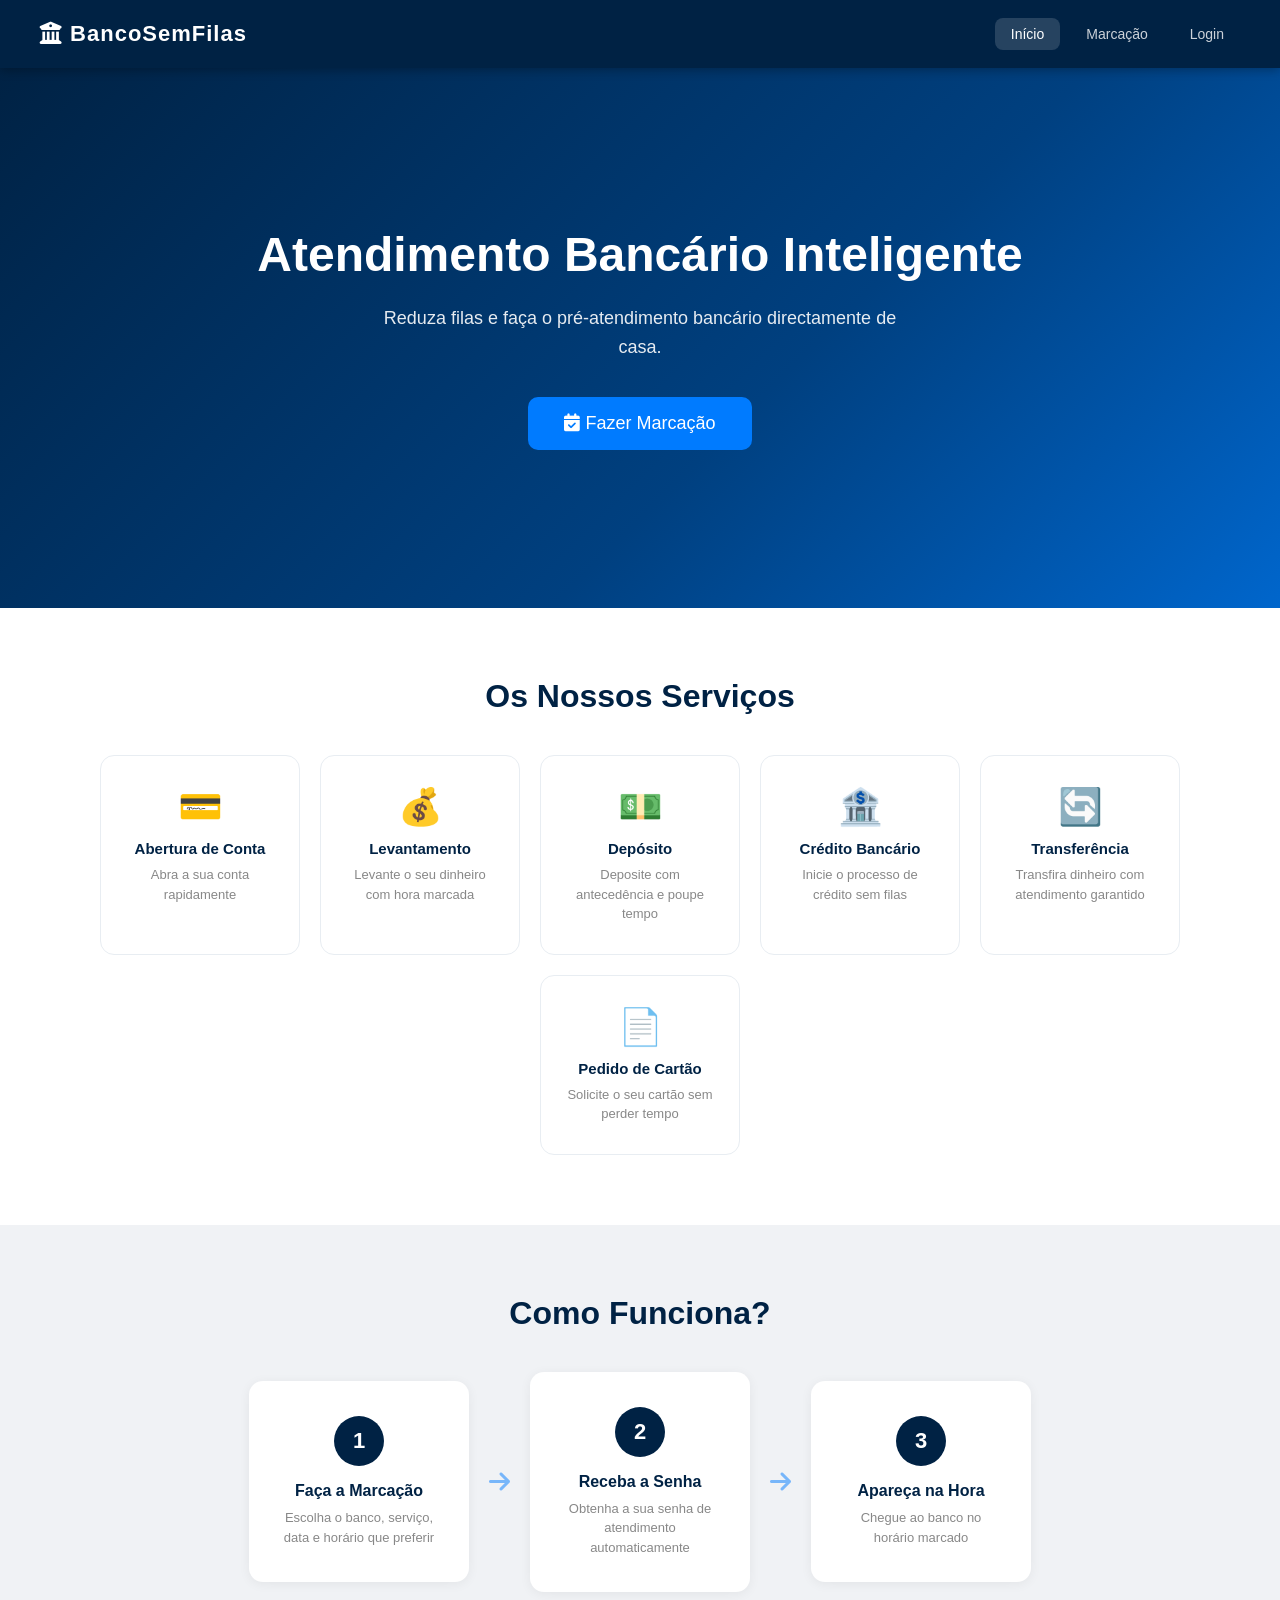
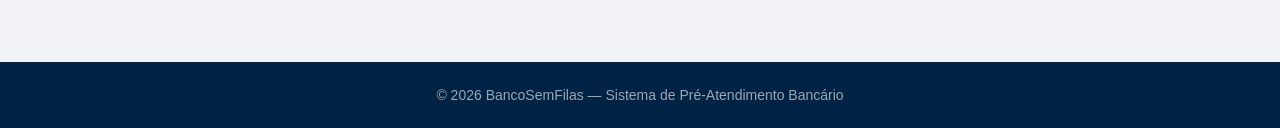
<file: templates/index.html>
<!DOCTYPE html>
<html lang="pt">
<head>
    <meta charset="UTF-8">
    <meta name="viewport" content="width=device-width, initial-scale=1.0">
    <title>Banco Sem Filas</title>
    <link rel="stylesheet" href="https://cdnjs.cloudflare.com/ajax/libs/font-awesome/6.5.1/css/all.min.css">
    <link rel="stylesheet" href="/static/style.css">
</head>
<body>

    <header>
        <h1><i class="fas fa-university"></i> BancoSemFilas</h1>
        <nav>
            <a href="/" class="nav-ativo">Início</a>
            <a href="/marcação.html">Marcação</a>
            <a href="/login.html">Login</a>
        </nav>
    </header>

    <main>
        <section class="hero">
            <h2>Atendimento Bancário Inteligente</h2>
            <p>Reduza filas e faça o pré-atendimento bancário directamente de casa.</p>
            <a href="/marcação.html"><button><i class="fas fa-calendar-check"></i> Fazer Marcação</button></a>
        </section>

        <section class="servicos">
            <h2>Os Nossos Serviços</h2>
            <div class="cards">
                <div class="card" onclick="window.location.href='/marcação.html'">
                    <div class="card-icone-servico">💳</div>
                    <h3>Abertura de Conta</h3>
                    <p>Abra a sua conta rapidamente</p>
                </div>
                <div class="card" onclick="window.location.href='/marcação.html'">
                    <div class="card-icone-servico">💰</div>
                    <h3>Levantamento</h3>
                    <p>Levante o seu dinheiro com hora marcada</p>
                </div>
                <div class="card" onclick="window.location.href='/marcação.html'">
                    <div class="card-icone-servico">💵</div>
                    <h3>Depósito</h3>
                    <p>Deposite com antecedência e poupe tempo</p>
                </div>
                <div class="card" onclick="window.location.href='/marcação.html'">
                    <div class="card-icone-servico">🏦</div>
                    <h3>Crédito Bancário</h3>
                    <p>Inicie o processo de crédito sem filas</p>
                </div>
                <div class="card" onclick="window.location.href='/marcação.html'">
                    <div class="card-icone-servico">🔄</div>
                    <h3>Transferência</h3>
                    <p>Transfira dinheiro com atendimento garantido</p>
                </div>
                <div class="card" onclick="window.location.href='/marcação.html'">
                    <div class="card-icone-servico">📄</div>
                    <h3>Pedido de Cartão</h3>
                    <p>Solicite o seu cartão sem perder tempo</p>
                </div>
            </div>
        </section>

        <section class="como-funciona">
            <h2>Como Funciona?</h2>
            <div class="passos">
                <div class="passo">
                    <div class="passo-num">1</div>
                    <h3>Faça a Marcação</h3>
                    <p>Escolha o banco, serviço, data e horário que preferir</p>
                </div>
                <div class="passo-seta"><i class="fas fa-arrow-right"></i></div>
                <div class="passo">
                    <div class="passo-num">2</div>
                    <h3>Receba a Senha</h3>
                    <p>Obtenha a sua senha de atendimento automaticamente</p>
                </div>
                <div class="passo-seta"><i class="fas fa-arrow-right"></i></div>
                <div class="passo">
                    <div class="passo-num">3</div>
                    <h3>Apareça na Hora</h3>
                    <p>Chegue ao banco no horário marcado</p>
                </div>
            </div>
        </section>
    </main>

    <footer>
        <p>© 2026 BancoSemFilas — Sistema de Pré-Atendimento Bancário</p>
    </footer>

</body>
</html>
</file>
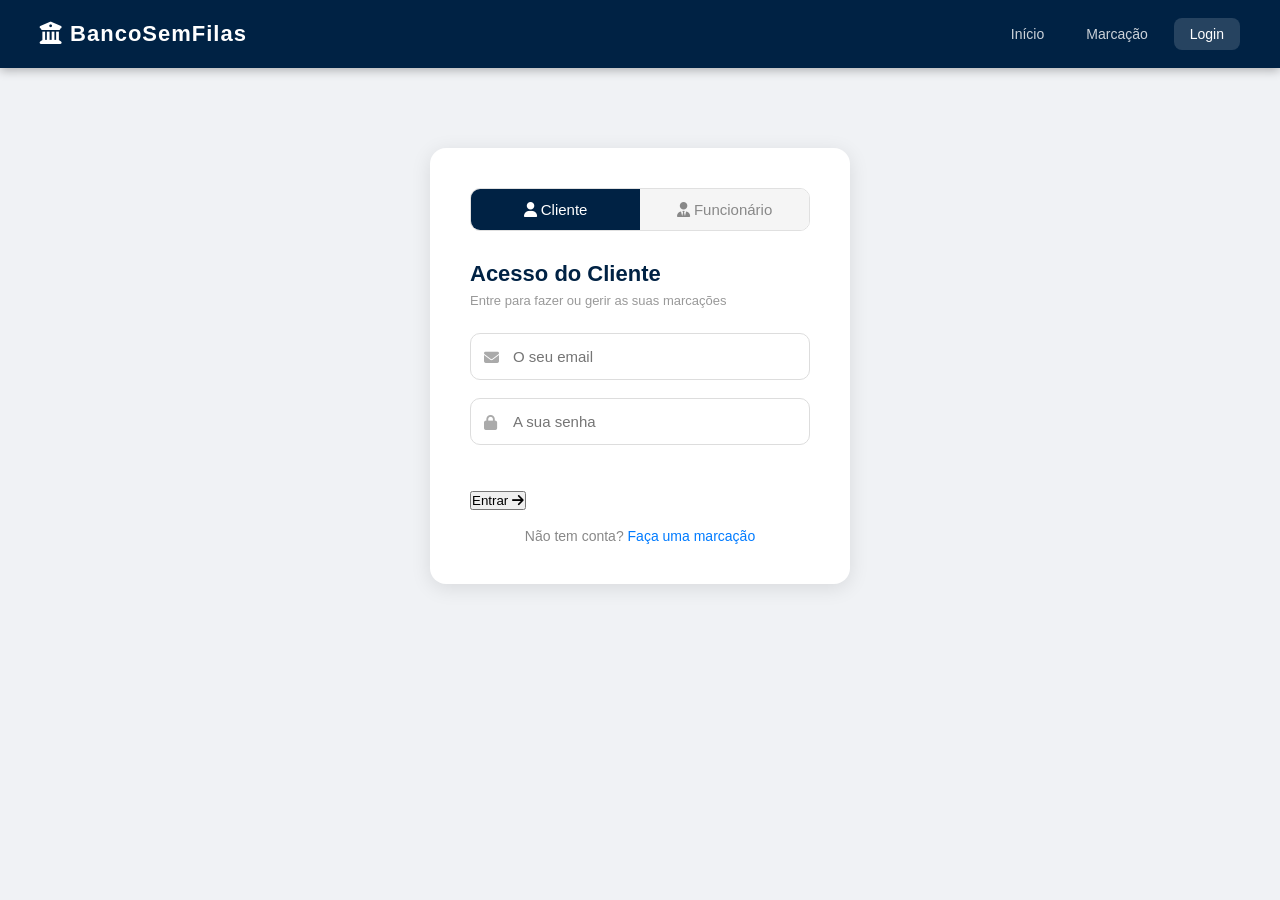
<file: templates/login.html>
<!DOCTYPE html>
<html lang="pt">
<head>
    <meta charset="UTF-8">
    <meta name="viewport" content="width=device-width, initial-scale=1.0">
    <title>Login - Banco Sem Filas</title>
    <link rel="stylesheet" href="https://cdnjs.cloudflare.com/ajax/libs/font-awesome/6.5.1/css/all.min.css">
    <link rel="stylesheet" href="/static/style.css">
</head>
<body>

    <header>
        <h1><i class="fas fa-university"></i> BancoSemFilas</h1>
        <nav>
            <a href="/">Início</a>
            <a href="/marcação.html">Marcação</a>
            <a href="/login.html" class="nav-ativo">Login</a>
        </nav>
    </header>

    <div class="login-container">

        <div class="login-tipo-tabs">
            <button class="tab-btn tab-ativo" onclick="trocarTipo('cliente', this)">
                <i class="fas fa-user"></i> Cliente
            </button>
            <button class="tab-btn" onclick="trocarTipo('funcionario', this)">
                <i class="fas fa-user-tie"></i> Funcionário
            </button>
        </div>

        <!-- LOGIN CLIENTE -->
        <div id="form-cliente">
            <h2>Acesso do Cliente</h2>
            <p class="login-subtitulo">Entre para fazer ou gerir as suas marcações</p>
            <div class="input-grupo">
                <i class="fas fa-envelope"></i>
                <input type="email" id="email-cliente" placeholder="O seu email">
            </div>
            <div class="input-grupo">
                <i class="fas fa-lock"></i>
                <input type="password" id="senha-cliente" placeholder="A sua senha">
            </div>
            <p id="erro-cliente" class="erro-msg"></p>
            <button onclick="fazerLogin('cliente')">Entrar <i class="fas fa-arrow-right"></i></button>
            <p class="login-link">Não tem conta? <a href="/marcação.html">Faça uma marcação</a></p>
        </div>

        <!-- LOGIN FUNCIONÁRIO -->
        <div id="form-funcionario" style="display:none;">
            <h2>Acesso do Funcionário</h2>
            <p class="login-subtitulo">Área restrita para colaboradores bancários</p>
            <div class="input-grupo">
                <i class="fas fa-id-badge"></i>
                <input type="text" id="usuario-func" placeholder="ID de funcionário">
            </div>
            <div class="input-grupo">
                <i class="fas fa-lock"></i>
                <input type="password" id="senha-func" placeholder="Senha de acesso">
            </div>
            <p id="erro-func" class="erro-msg"></p>
            <button onclick="fazerLogin('funcionario')">Entrar no Painel <i class="fas fa-arrow-right"></i></button>
        </div>
    </div>

    <script>
        function trocarTipo(tipo, btn) {
            document.querySelectorAll(".tab-btn").forEach(b => b.classList.remove("tab-ativo"));
            btn.classList.add("tab-ativo");
            document.getElementById("form-cliente").style.display     = tipo === "cliente"     ? "block" : "none";
            document.getElementById("form-funcionario").style.display = tipo === "funcionario" ? "block" : "none";
        }

        async function fazerLogin(tipo) {
            const erroEl = document.getElementById(`erro-${tipo === "cliente" ? "cliente" : "func"}`);
            erroEl.textContent = "";

            const body = tipo === "cliente"
                ? { tipo, email: document.getElementById("email-cliente").value,
                         senha: document.getElementById("senha-cliente").value }
                : { tipo: "funcionario",
                    username: document.getElementById("usuario-func").value,
                    senha:    document.getElementById("senha-func").value };

            try {
                const res  = await fetch("/api/login", {
                    method: "POST",
                    headers: { "Content-Type": "application/json" },
                    body: JSON.stringify(body)
                });
                const data = await res.json();

                if (data.ok) {
                    sessionStorage.setItem("tipoUsuario", data.tipo);
                    sessionStorage.setItem("nomeUsuario",  data.nome);
                    sessionStorage.setItem("userId",       data.id);
                    window.location.href = data.tipo === "funcionario" ? "/dashboard.html" : "/marcação.html";
                } else {
                    erroEl.textContent = data.erro;
                }
            } catch {
                erroEl.textContent = "Erro de ligação ao servidor.";
            }
        }

        // Enter para submeter
        document.addEventListener("keydown", e => {
            if (e.key === "Enter") {
                const tipo = document.getElementById("form-funcionario").style.display === "none"
                    ? "cliente" : "funcionario";
                fazerLogin(tipo);
            }
        });
    </script>
</body>
</html>
</file>
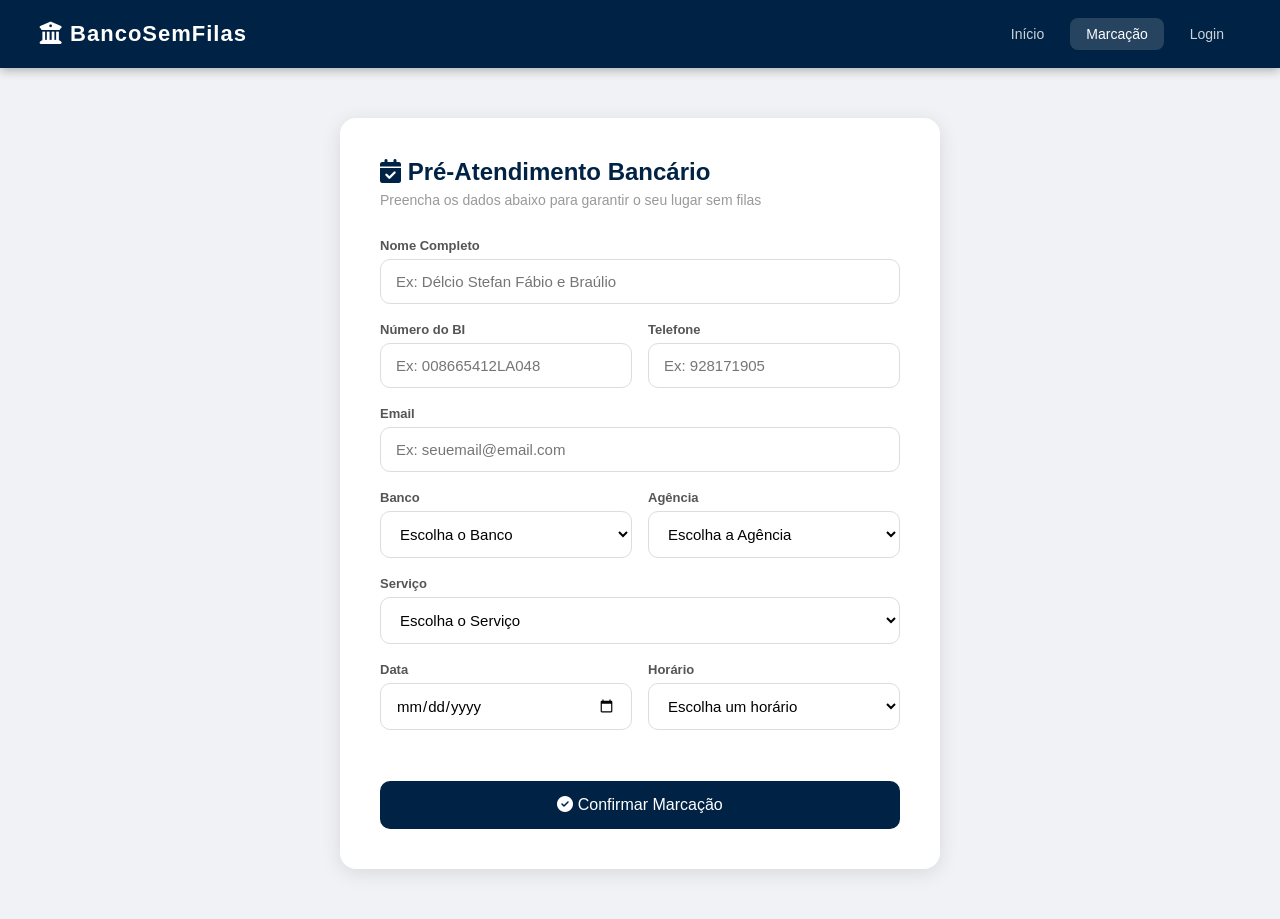
<file: templates/marca├º├úo.html>
<!DOCTYPE html>
<html lang="pt">
<head>
    <meta charset="UTF-8">
    <meta name="viewport" content="width=device-width, initial-scale=1.0">
    <title>Marcação - Banco Sem Filas</title>
    <link rel="stylesheet" href="https://cdnjs.cloudflare.com/ajax/libs/font-awesome/6.5.1/css/all.min.css">
    <link rel="stylesheet" href="/static/style.css">
</head>
<body>

    <header>
        <h1><i class="fas fa-university"></i> BancoSemFilas</h1>
        <nav>
            <a href="/">Início</a>
            <a href="/marcação.html" class="nav-ativo">Marcação</a>
            <a href="/login.html">Login</a>
        </nav>
    </header>

    <div class="marcacao-container">

        <h1><i class="fas fa-calendar-check"></i> Pré-Atendimento Bancário</h1>
        <p class="marcacao-subtitulo">Preencha os dados abaixo para garantir o seu lugar sem filas</p>

        <form id="form-marcacao">

            <div class="form-grupo">
                <label>Nome Completo</label>
                <input type="text" id="nome" placeholder="Ex: Délcio Stefan Fábio e Braúlio" required>
            </div>

            <div class="form-row">
                <div class="form-grupo">
                    <label>Número do BI</label>
                    <input type="text" id="bi" placeholder="Ex: 008665412LA048" required>
                </div>
                <div class="form-grupo">
                    <label>Telefone</label>
                    <input type="tel" id="telefone" placeholder="Ex: 928171905" required>
                </div>
            </div>

            <div class="form-grupo">
                <label>Email</label>
                <input type="email" id="email" placeholder="Ex: seuemail@email.com" required>
            </div>

            <div class="form-row">
                <div class="form-grupo">
                    <label>Banco</label>
                    <select id="banco" required>
                        <option value="">Escolha o Banco</option>
                        <option>BFA</option><option>BAI</option><option>Atlântico</option>
                        <option>Banco Económico</option><option>Banco Sol</option>
                        <option>Banco Keve</option><option>Banco Yetu</option>
                        <option>BPC</option><option>Banco Prestígio</option><option>Banco Valor</option>
                    </select>
                </div>
                <div class="form-grupo">
                    <label>Agência</label>
                    <select id="agencia" required>
                        <option value="">Escolha a Agência</option>
                        <option>Talatona</option><option>Maianga</option><option>Mutamba</option>
                        <option>Kilamba</option><option>Viana</option><option>Cacuaco</option>
                        <option>Benfica</option><option>Samba</option><option>Ingombota</option>
                        <option>Rocha Pinto</option>
                    </select>
                </div>
            </div>

            <div class="form-grupo">
                <label>Serviço</label>
                <select id="servico" required>
                    <option value="">Escolha o Serviço</option>
                    <option>Abertura de Conta</option><option>Levantamento de Cartão</option>
                    <option>Depósito</option><option>Transferência</option>
                    <option>Crédito Bancário</option><option>Pedido de Cartão</option>
                </select>
            </div>

            <div class="form-row">
                <div class="form-grupo">
                    <label>Data</label>
                    <input type="date" id="data" required>
                </div>
                <div class="form-grupo">
                    <label>Horário</label>
                    <select id="horario" required>
                        <option value="">Escolha um horário</option>
                        <option>08:00</option><option>09:00</option><option>10:00</option>
                        <option>11:00</option><option>12:00</option><option>14:00</option>
                        <option>15:00</option><option>16:00</option>
                    </select>
                </div>
            </div>

            <p id="erro-marcacao" class="erro-msg"></p>
            <button type="submit"><i class="fas fa-check-circle"></i> Confirmar Marcação</button>
        </form>

        <!-- Cartão de senha gerada -->
        <div id="cartao-senha" style="display:none;">
            <div class="senha-card">
                <i class="fas fa-ticket-alt senha-icone"></i>
                <h2>Marcação Confirmada!</h2>
                <div class="senha-numero" id="senha-display"></div>
                <div class="senha-detalhes" id="senha-detalhes"></div>
                <button onclick="novaMarcacao()"><i class="fas fa-plus"></i> Nova Marcação</button>
            </div>
        </div>
    </div>

    <script>
        // Data mínima = hoje
        document.getElementById("data").min = new Date().toISOString().split("T")[0];

        document.getElementById("form-marcacao").addEventListener("submit", async function(e) {
            e.preventDefault();
            const erro = document.getElementById("erro-marcacao");
            erro.textContent = "";

            const payload = {
                nome:     document.getElementById("nome").value.trim(),
                bi:       document.getElementById("bi").value.trim(),
                telefone: document.getElementById("telefone").value.trim(),
                email:    document.getElementById("email").value.trim(),
                banco:    document.getElementById("banco").value,
                agencia:  document.getElementById("agencia").value,
                servico:  document.getElementById("servico").value,
                data:     document.getElementById("data").value,
                horario:  document.getElementById("horario").value,
            };

            try {
                const res  = await fetch("/api/marcacoes", {
                    method: "POST",
                    headers: { "Content-Type": "application/json" },
                    body: JSON.stringify(payload)
                });
                const data = await res.json();

                if (!data.ok) {
                    erro.textContent = data.erro;
                    return;
                }

                // Mostra cartão de confirmação
                const dataFormatada = new Date(payload.data + "T00:00:00")
                    .toLocaleDateString("pt-AO", { weekday:"long", day:"2-digit", month:"long", year:"numeric" });

                document.getElementById("form-marcacao").style.display  = "none";
                document.getElementById("cartao-senha").style.display   = "block";
                document.getElementById("senha-display").textContent    = data.senha;
                document.getElementById("senha-detalhes").innerHTML = `
                    <p><i class="fas fa-user"></i> <strong>${payload.nome}</strong></p>
                    <p><i class="fas fa-concierge-bell"></i> ${payload.servico}</p>
                    <p><i class="fas fa-university"></i> ${payload.banco} — ${payload.agencia}</p>
                    <p><i class="fas fa-calendar"></i> ${dataFormatada}</p>
                    <p><i class="fas fa-clock"></i> ${payload.horario}</p>
                `;
            } catch {
                erro.textContent = "Erro de ligação ao servidor. Tente novamente.";
            }
        });

        function novaMarcacao() {
            document.getElementById("form-marcacao").reset();
            document.getElementById("form-marcacao").style.display = "flex";
            document.getElementById("cartao-senha").style.display  = "none";
        }
    </script>
</body>
</html>
</file>
<file: static/style.css>
/* ===== RESET & BASE ===== */
* {
    margin: 0;
    padding: 0;
    box-sizing: border-box;
    font-family: Arial, sans-serif;
}

body {
    background: #f0f2f5;
    color: #333;
}

/* ===== HEADER ===== */
header {
    background: #002244;
    color: white;
    padding: 18px 40px;
    display: flex;
    justify-content: space-between;
    align-items: center;
    position: sticky;
    top: 0;
    z-index: 100;
    box-shadow: 0 2px 10px rgba(0,0,0,0.3);
}

header h1 {
    font-size: 22px;
    letter-spacing: 1px;
}

nav {
    display: flex;
    align-items: center;
    gap: 10px;
}

nav a {
    color: rgba(255,255,255,0.8);
    text-decoration: none;
    padding: 8px 16px;
    border-radius: 8px;
    font-size: 14px;
    transition: all 0.2s;
}

nav a:hover, nav a.nav-ativo {
    background: rgba(255,255,255,0.15);
    color: white;
}

nav a.nav-sair {
    background: rgba(220, 53, 69, 0.3);
    color: #ff6b6b;
}

nav a.nav-sair:hover {
    background: rgba(220, 53, 69, 0.5);
    color: white;
}

.nav-utilizador {
    color: rgba(255,255,255,0.7);
    font-size: 14px;
    padding: 8px 16px;
}

/* ===== HERO ===== */
.hero {
    min-height: 60vh;
    display: flex;
    flex-direction: column;
    justify-content: center;
    align-items: center;
    text-align: center;
    background: linear-gradient(135deg, #002244 0%, #004080 60%, #0066cc 100%);
    color: white;
    padding: 60px 20px;
}

.hero h2 {
    font-size: 48px;
    margin-bottom: 20px;
    line-height: 1.2;
}

.hero p {
    font-size: 18px;
    max-width: 550px;
    margin-bottom: 35px;
    opacity: 0.9;
    line-height: 1.6;
}

.hero button {
    padding: 16px 36px;
    font-size: 18px;
    background: #007bff;
    border: none;
    border-radius: 10px;
    color: white;
    cursor: pointer;
    transition: background 0.2s, transform 0.1s;
}

.hero button:hover {
    background: #0056b3;
    transform: translateY(-2px);
}

/* ===== Área de SERVIÇOS ===== */
.servicos {
    padding: 70px 40px;
    text-align: center;
    background: white;
}

.servicos h2, .como-funciona h2 {
    font-size: 32px;
    color: #002244;
    margin-bottom: 40px;
}

.cards {
    display: flex;
    flex-wrap: wrap;
    justify-content: center;
    gap: 20px;
}

.card {
    background: white;
    border: 1px solid #e8edf2;
    border-radius: 14px;
    padding: 30px 25px;
    width: 200px;
    cursor: pointer;
    transition: all 0.2s;
    text-align: center;
}

.card:hover {
    transform: translateY(-5px);
    box-shadow: 0 8px 25px rgba(0,34,68,0.12);
    border-color: #007bff;
}

.card-icone-servico {
    font-size: 36px;
    margin-bottom: 12px;
}

.card h3 {
    font-size: 15px;
    color: #002244;
    margin-bottom: 8px;
}

.card p {
    font-size: 13px;
    color: #888;
    line-height: 1.5;
}

/* ===== COMO FUNCIONA ===== */
.como-funciona {
    padding: 70px 40px;
    text-align: center;
    background: #f0f2f5;
}

.passos {
    display: flex;
    justify-content: center;
    align-items: center;
    gap: 20px;
    flex-wrap: wrap;
}

.passo {
    background: white;
    border-radius: 14px;
    padding: 35px 30px;
    width: 220px;
    box-shadow: 0 2px 12px rgba(0,0,0,0.06);
}

.passo-num {
    width: 50px;
    height: 50px;
    background: #002244;
    color: white;
    border-radius: 50%;
    display: flex;
    align-items: center;
    justify-content: center;
    font-size: 22px;
    font-weight: bold;
    margin: 0 auto 16px;
}

.passo h3 {
    font-size: 16px;
    color: #002244;
    margin-bottom: 8px;
}

.passo p {
    font-size: 13px;
    color: #888;
    line-height: 1.5;
}

.passo-seta {
    font-size: 24px;
    color: #007bff;
    opacity: 0.5;
}

/* ===== FOOTER ===== */
footer {
    background: #002244;
    color: rgba(255,255,255,0.6);
    text-align: center;
    padding: 25px;
    font-size: 14px;
}

/* ===== LOGIN ===== */
.login-container {
    width: 420px;
    background: white;
    padding: 40px;
    margin: 80px auto;
    border-radius: 16px;
    box-shadow: 0 4px 20px rgba(0,0,0,0.1);
}

.login-tipo-tabs {
    display: flex;
    gap: 0;
    margin-bottom: 30px;
    border-radius: 10px;
    overflow: hidden;
    border: 1px solid #e0e0e0;
}

.tab-btn {
    flex: 1;
    padding: 12px;
    border: none;
    background: #f5f5f5;
    color: #888;
    font-size: 15px;
    cursor: pointer;
    transition: all 0.2s;
}

.tab-btn.tab-ativo {
    background: #002244;
    color: white;
}

.login-container h2 {
    color: #002244;
    margin-bottom: 6px;
    font-size: 22px;
}

.login-subtitulo {
    color: #999;
    font-size: 13px;
    margin-bottom: 25px;
}

.input-grupo {
    position: relative;
    margin-bottom: 18px;
}

.input-grupo i {
    position: absolute;
    left: 14px;
    top: 50%;
    transform: translateY(-50%);
    color: #aaa;
    font-size: 15px;
}

.input-grupo input {
    width: 100%;
    padding: 14px 14px 14px 42px;
    border: 1px solid #ddd;
    border-radius: 10px;
    font-size: 15px;
    transition: border-color 0.2s;
}

.input-grupo input:focus {
    outline: none;
    border-color: #007bff;
}

.login-container button[type="submit"] {
    width: 100%;
    padding: 14px;
    background: #002244;
    color: white;
    border: none;
    border-radius: 10px;
    font-size: 16px;
    cursor: pointer;
    margin-top: 5px;
    transition: background 0.2s;
}

.login-container button[type="submit"]:hover {
    background: #003366;
}

.login-link {
    margin-top: 18px;
    font-size: 14px;
    color: #888;
    text-align: center;
}

.login-link a {
    color: #007bff;
    text-decoration: none;
}

.erro-msg {
    color: #dc3545;
    font-size: 13px;
    margin-bottom: 10px;
    min-height: 18px;
}

/* ===== MARCAÇÃO ===== */
.marcacao-container {
    max-width: 600px;
    background: white;
    padding: 40px;
    margin: 50px auto;
    border-radius: 16px;
    box-shadow: 0 4px 20px rgba(0,0,0,0.1);
}

.marcacao-container h1 {
    color: #002244;
    margin-bottom: 6px;
    font-size: 24px;
}

.marcacao-subtitulo {
    color: #999;
    font-size: 14px;
    margin-bottom: 30px;
}

.form-grupo {
    display: flex;
    flex-direction: column;
    margin-bottom: 18px;
}

.form-grupo label {
    font-size: 13px;
    font-weight: bold;
    color: #555;
    margin-bottom: 6px;
}

.form-row {
    display: grid;
    grid-template-columns: 1fr 1fr;
    gap: 16px;
}

#form-marcacao {
    display: flex;
    flex-direction: column;
}

.marcacao-container input,
.marcacao-container select {
    padding: 13px 15px;
    border: 1px solid #ddd;
    border-radius: 10px;
    font-size: 15px;
    background: white;
    transition: border-color 0.2s;
}

.marcacao-container input:focus,
.marcacao-container select:focus {
    outline: none;
    border-color: #007bff;
}

.marcacao-container button[type="submit"] {
    padding: 15px;
    background: #002244;
    color: white;
    border: none;
    border-radius: 10px;
    font-size: 16px;
    cursor: pointer;
    margin-top: 5px;
    transition: background 0.2s;
}

.marcacao-container button[type="submit"]:hover {
    background: #003366;
}

/* Cartão de senha gerada */
.senha-card {
    text-align: center;
    padding: 30px;
    background: linear-gradient(135deg, #002244, #004080);
    border-radius: 16px;
    color: white;
}

.senha-icone {
    font-size: 50px;
    margin-bottom: 16px;
    opacity: 0.8;
}

.senha-card h2 {
    font-size: 24px;
    margin-bottom: 20px;
}

.senha-numero {
    font-size: 64px;
    font-weight: bold;
    letter-spacing: 6px;
    margin: 20px 0;
    color: #7ec8ff;
}

.senha-detalhes {
    background: rgba(255,255,255,0.1);
    border-radius: 10px;
    padding: 20px;
    margin: 20px 0;
    text-align: left;
    line-height: 2;
}

.senha-detalhes p {
    font-size: 14px;
}

.senha-card button {
    background: white;
    color: #002244;
    font-weight: bold;
    border: none;
    padding: 12px 28px;
    border-radius: 10px;
    font-size: 15px;
    cursor: pointer;
    transition: opacity 0.2s;
}

.senha-card button:hover {
    opacity: 0.9;
}

/* ===== DASHBOARD ===== */
.dashboard {
    padding: 35px 40px;
    max-width: 1200px;
    margin: 0 auto;
}

.dashboard-topo {
    display: flex;
    justify-content: space-between;
    align-items: flex-start;
    margin-bottom: 30px;
}

.dashboard h1 {
    color: #002244;
    font-size: 26px;
}

.dashboard-data {
    color: #888;
    font-size: 14px;
    margin-top: 4px;
    text-transform: capitalize;
}

.dashboard .cards {
    display: grid;
    grid-template-columns: repeat(4, 1fr);
    gap: 20px;
    margin-bottom: 35px;
}

.dashboard .card {
    width: auto;
    display: flex;
    align-items: center;
    gap: 18px;
    padding: 24px;
    cursor: default;
    border: none;
    box-shadow: 0 2px 12px rgba(0,0,0,0.07);
}

.dashboard .card:hover {
    transform: none;
    border-color: transparent;
}

.dashboard .card h2 {
    font-size: 13px;
    color: #888;
    font-weight: normal;
    margin-bottom: 6px;
}

.dashboard .card p {
    font-size: 34px;
    font-weight: bold;
    color: #002244;
}

.card-icone {
    width: 54px;
    height: 54px;
    border-radius: 12px;
    display: flex;
    align-items: center;
    justify-content: center;
    font-size: 22px;
    flex-shrink: 0;
}

.card-azul    .card-icone { background: #e8f0fe; color: #1a73e8; }
.card-verde   .card-icone { background: #e6f4ea; color: #1e8e3e; }
.card-laranja .card-icone { background: #fef3e2; color: #f9a825; }
.card-roxo    .card-icone { background: #f3e8fd; color: #8430ce; }

/* Tabela */
.tabela-secao {
    background: white;
    border-radius: 14px;
    box-shadow: 0 2px 12px rgba(0,0,0,0.07);
    overflow: hidden;
}

.tabela-header {
    display: flex;
    justify-content: space-between;
    align-items: center;
    padding: 20px 24px;
    border-bottom: 1px solid #eee;
    flex-wrap: wrap;
    gap: 14px;
}

.tabela-header h2 {
    font-size: 18px;
    color: #002244;
}

.tabela-filtros {
    display: flex;
    gap: 10px;
    flex-wrap: wrap;
}

.tabela-filtros input,
.tabela-filtros select {
    padding: 9px 14px;
    border: 1px solid #ddd;
    border-radius: 8px;
    font-size: 14px;
}

.tabela-wrapper {
    overflow-x: auto;
}

table {
    width: 100%;
    border-collapse: collapse;
}

thead th {
    background: #f8f9fa;
    padding: 14px 18px;
    text-align: left;
    font-size: 13px;
    color: #666;
    font-weight: 600;
    text-transform: uppercase;
    letter-spacing: 0.5px;
    border-bottom: 1px solid #eee;
}

tbody td {
    padding: 14px 18px;
    font-size: 14px;
    border-bottom: 1px solid #f5f5f5;
    vertical-align: middle;
}

tbody tr:hover {
    background: #fafbfc;
}

tbody tr:last-child td {
    border-bottom: none;
}

.senha-badge {
    background: #002244;
    color: white;
    padding: 4px 10px;
    border-radius: 6px;
    font-size: 13px;
    font-weight: bold;
    letter-spacing: 1px;
}

.badge {
    padding: 5px 12px;
    border-radius: 20px;
    font-size: 12px;
    font-weight: bold;
}

.badge-verde    { background: #e6f4ea; color: #1e8e3e; }
.badge-laranja  { background: #fef3e2; color: #e65100; }
.badge-vermelho { background: #fce8e6; color: #c62828; }

.acao-select {
    padding: 6px 10px;
    border: 1px solid #ddd;
    border-radius: 7px;
    font-size: 13px;
    background: white;
    cursor: pointer;
}
</file>
